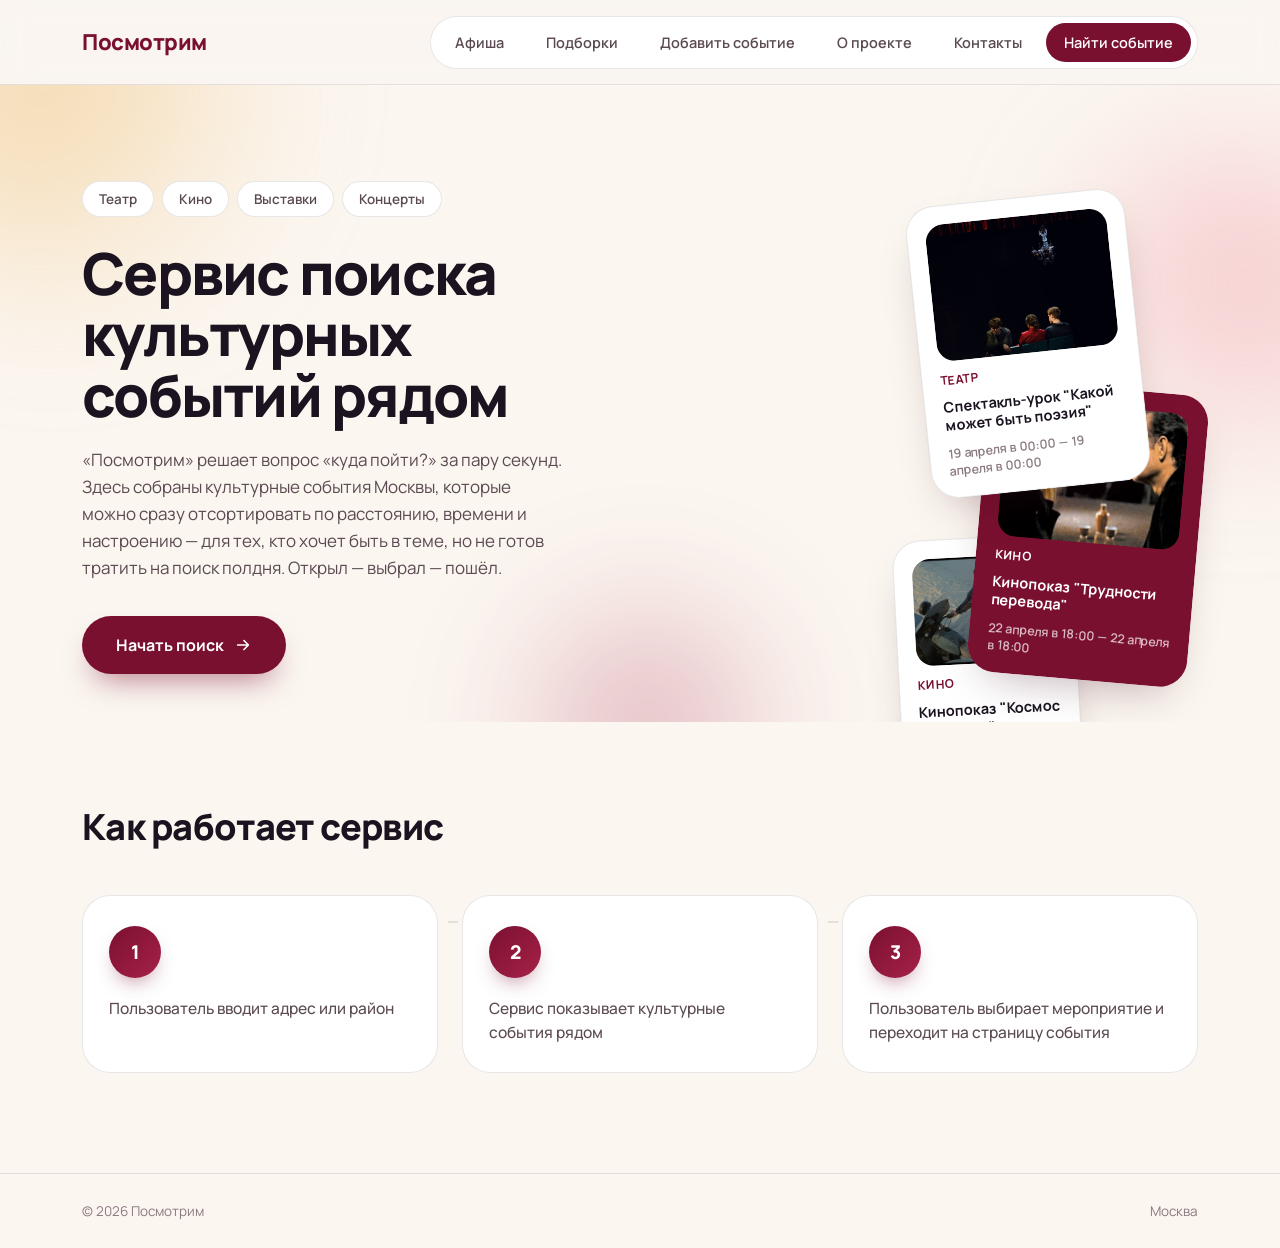
<file: index.html>
<!DOCTYPE html>
<html lang="ru">
<head>
    <meta charset="UTF-8">
    <meta name="viewport" content="width=device-width, initial-scale=1.0">
    <title>Посмотрим — сервис поиска культурных событий</title>
    <link rel="stylesheet" href="styles.css">
    <script src="events.js" defer></script>
    <script src="data.js" defer></script>
</head>
<body>
    <header>
        <div class="container">
            <div class="logo">Посмотрим</div>
            <nav>
                <a href="afisha.html">Афиша</a>
                <a href="collections.html">Подборки</a>
                <a href="add-event.html">Добавить событие</a>
                <a href="about.html">О проекте</a>
                <a href="contacts.html">Контакты</a>
                <a href="afisha.html" class="nav-cta">Найти событие</a>
            </nav>
        </div>
    </header>

    <main>
        <section class="hero">
            <div class="blob-field">
                <div class="blob blob--1"></div>
                <div class="blob blob--2"></div>
                <div class="blob blob--3"></div>
            </div>

            <div class="container">
                <div class="hero-copy">
                    <div class="eyebrow-chips">
                        <span class="chip">Театр</span>
                        <span class="chip">Кино</span>
                        <span class="chip">Выставки</span>
                        <span class="chip">Концерты</span>
                    </div>

                    <h1>Сервис поиска культурных событий рядом</h1>

                    <p class="description">
                        «Посмотрим» решает вопрос «куда пойти?» за пару секунд. Здесь собраны
                        культурные события Москвы, которые можно сразу отсортировать по расстоянию,
                        времени и настроению — для тех, кто хочет быть в теме, но не готов тратить
                        на поиск полдня. Открыл — выбрал — пошёл.
                    </p>

                    <div class="search-box">
                        <a href="afisha.html" class="btn-large">
                            Начать поиск
                            <svg width="18" height="18" viewBox="0 0 20 20" fill="none">
                                <path d="M4 10h12M11 5l5 5-5 5" stroke="#fff" stroke-width="1.8" stroke-linecap="round" stroke-linejoin="round"/>
                            </svg>
                        </a>
                    </div>
                </div>

                <!-- Карточки заполняются случайными событиями скриптом home-events.js -->
                <div class="card-stack">
                    <a class="floating-card card--theatre" href="afisha.html"></a>
                    <a class="floating-card card--film" href="afisha.html"></a>
                    <a class="floating-card card--music" href="afisha.html"></a>
                </div>
            </div>
        </section>

        <section class="how-it-works">
            <div class="container">
                <h2>Как работает сервис</h2>
                <div class="steps">
                    <div class="step">
                        <div class="step-number">1</div>
                        <p>Пользователь вводит адрес или район</p>
                    </div>
                    <div class="step">
                        <div class="step-number">2</div>
                        <p>Сервис показывает культурные события рядом</p>
                    </div>
                    <div class="step">
                        <div class="step-number">3</div>
                        <p>Пользователь выбирает мероприятие и переходит на страницу события</p>
                    </div>
                </div>
            </div>
        </section>
    </main>

    <footer>
        <div class="container">
            <span>© 2026 Посмотрим</span>
            <span>Москва</span>
        </div>
    </footer>
</body>
</html>
</file>
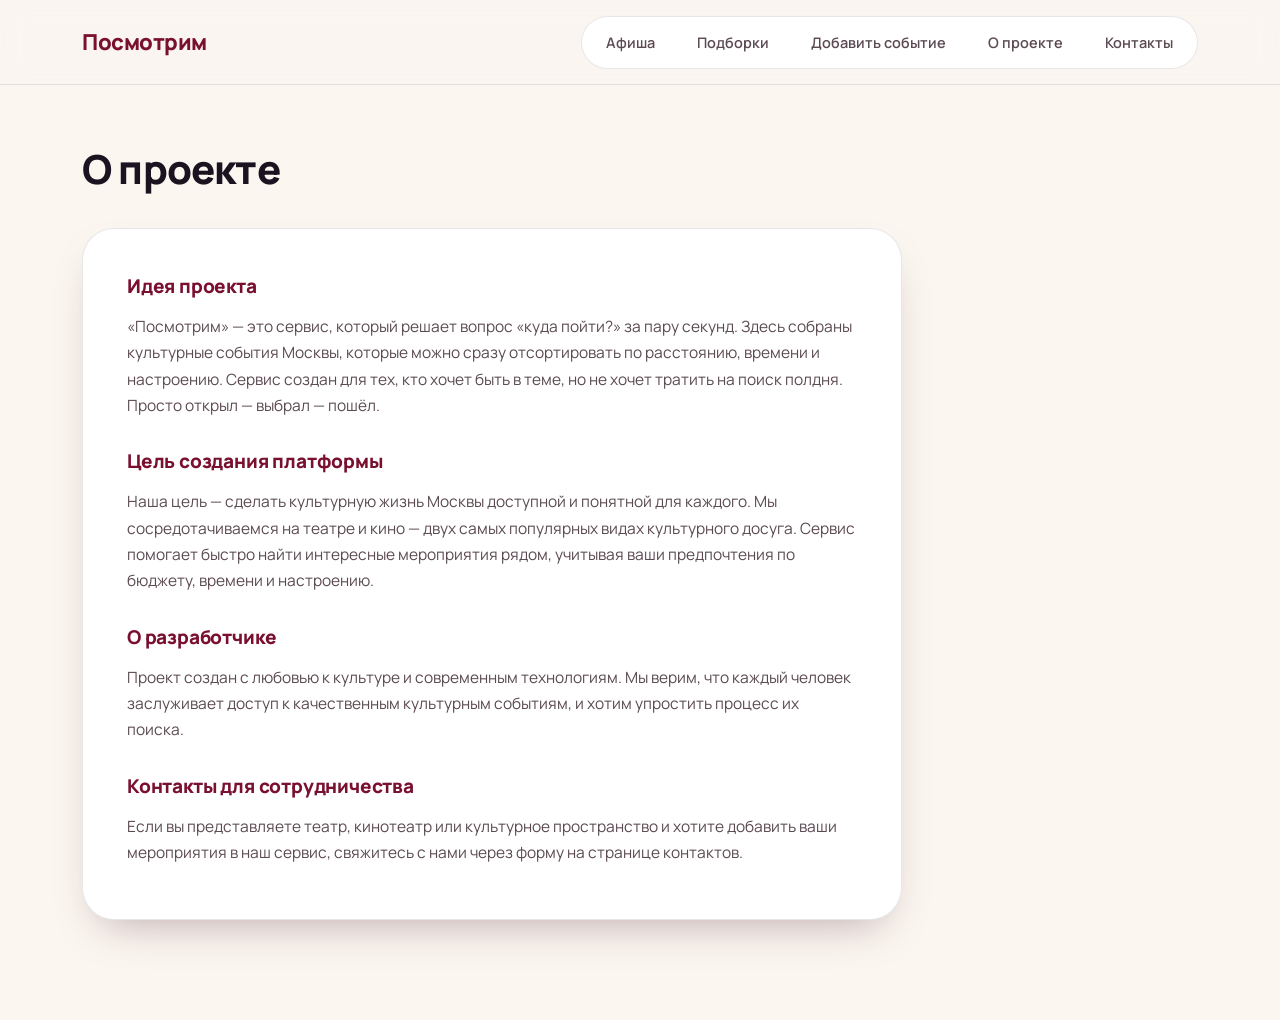
<file: about.html>
<!DOCTYPE html>
<html lang="ru">
<head>
    <meta charset="UTF-8">
    <meta name="viewport" content="width=device-width, initial-scale=1.0">
    <title>О проекте — Посмотрим</title>
    <link rel="stylesheet" href="styles.css">
    <script src="events.js"></script>
    <script src="data.js"></script>
</head>
<body>
    <header>
        <div class="container">
            <div class="logo"><a href="index.html">Посмотрим</a></div>
            <nav>
                <a href="afisha.html">Афиша</a>
                <a href="collections.html">Подборки</a>
                <a href="add-event.html">Добавить событие</a>
                <a href="about.html">О проекте</a>
                <a href="contacts.html">Контакты</a>
            </nav>
        </div>
    </header>

    <main class="page-content">
        <div class="container">
            <h2>О проекте</h2>
            
            <div class="event-detail">
                <h3>Идея проекта</h3>
                <p class="description">
                    «Посмотрим» — это сервис, который решает вопрос «куда пойти?» за пару секунд. 
                    Здесь собраны культурные события Москвы, которые можно сразу отсортировать по расстоянию, времени и настроению.
                    Сервис создан для тех, кто хочет быть в теме, но не хочет тратить на поиск полдня. Просто открыл — выбрал — пошёл.
                </p>

                <h3>Цель создания платформы</h3>
                <p class="description">
                    Наша цель — сделать культурную жизнь Москвы доступной и понятной для каждого. 
                    Мы сосредотачиваемся на театре и кино — двух самых популярных видах культурного досуга. 
                    Сервис помогает быстро найти интересные мероприятия рядом, учитывая ваши предпочтения по бюджету, времени и настроению.
                </p>

                <h3>О разработчике</h3>
                <p class="description">
                    Проект создан с любовью к культуре и современным технологиям. 
                    Мы верим, что каждый человек заслуживает доступ к качественным культурным событиям, 
                    и хотим упростить процесс их поиска.
                </p>

                <h3>Контакты для сотрудничества</h3>
                <p class="description">
                    Если вы представляете театр, кинотеатр или культурное пространство и хотите добавить ваши мероприятия в наш сервис, 
                    свяжитесь с нами через форму на странице контактов.
                </p>
            </div>
        </div>
    </main>
</body>
</html>
</file>
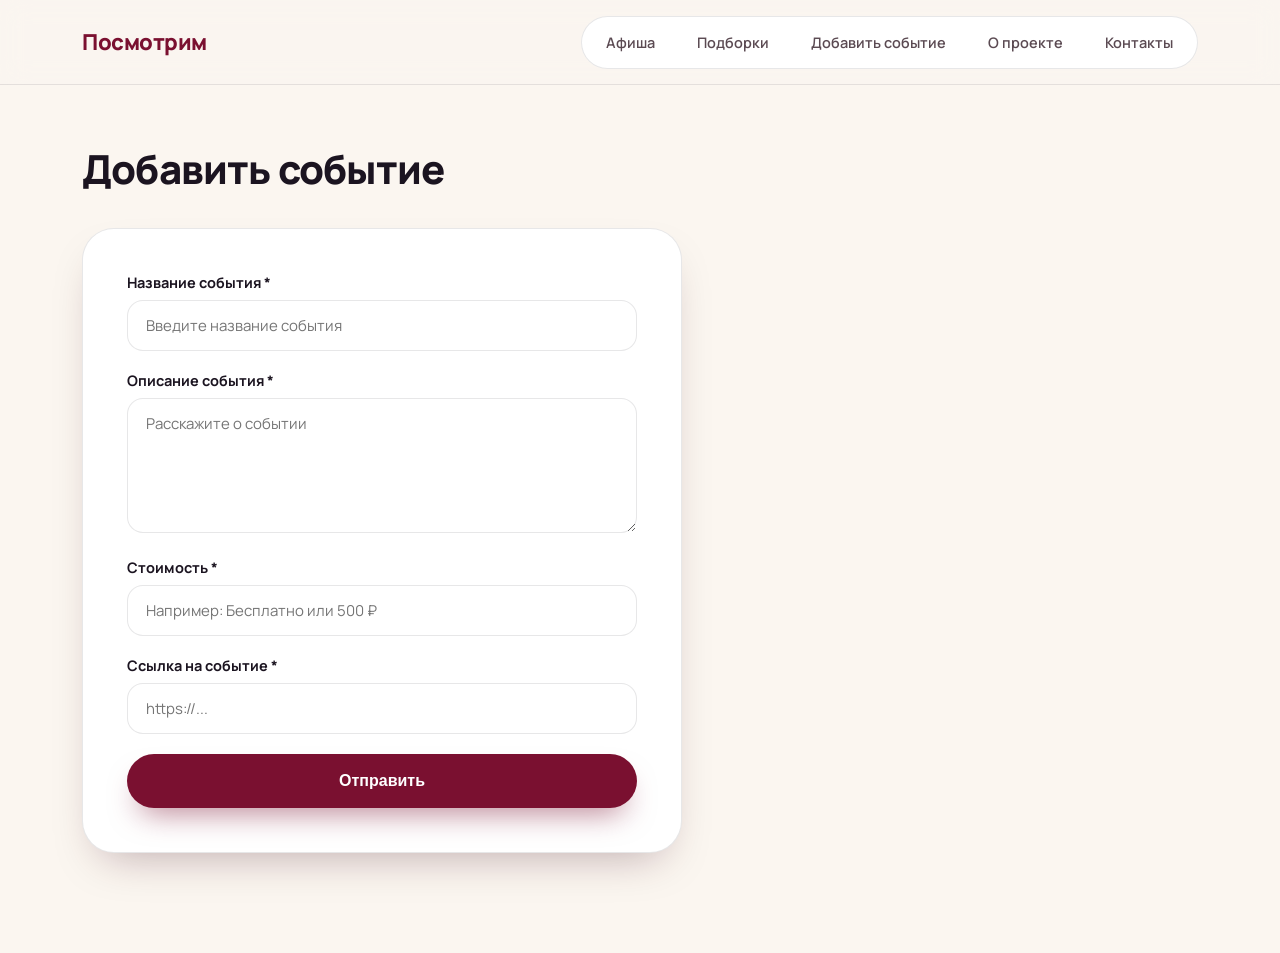
<file: add-event.html>
<!DOCTYPE html>
<html lang="ru">
<head>
    <meta charset="UTF-8">
    <meta name="viewport" content="width=device-width, initial-scale=1.0">
    <title>Добавить событие — Посмотрим</title>
    <link rel="stylesheet" href="styles.css">
    <script src="events.js"></script>
    <script src="data.js"></script>
</head>
<body>
    <header>
        <div class="container">
            <div class="logo"><a href="index.html">Посмотрим</a></div>
            <nav>
                <a href="afisha.html">Афиша</a>
                <a href="collections.html">Подборки</a>
                <a href="add-event.html">Добавить событие</a>
                <a href="about.html">О проекте</a>
                <a href="contacts.html">Контакты</a>
            </nav>
        </div>
    </header>

    <main class="page-content">
        <div class="container">
            <h2>Добавить событие</h2>

            <form id="event-form" class="event-form">
                <div class="form-group">
                    <label>Название события *</label>
                    <input type="text" id="event-name" placeholder="Введите название события" required>
                </div>

                <div class="form-group">
                    <label>Описание события *</label>
                    <textarea id="event-description" rows="5" placeholder="Расскажите о событии" required></textarea>
                </div>

                <div class="form-group">
                    <label>Стоимость *</label>
                    <input type="text" id="event-price" placeholder="Например: Бесплатно или 500 ₽" required>
                </div>

                <div class="form-group">
                    <label>Ссылка на событие *</label>
                    <input type="url" id="event-link" placeholder="https://..." required>
                </div>

                <button type="submit" id="event-submit" class="btn-large" style="width: 100%; justify-content: center;">Отправить</button>
                <p id="event-error" style="display: none; color: #c0392b; margin-top: 10px;"></p>
            </form>

            <div id="success-message" style="display: none; margin-top: 20px; text-align: center;">
                <p>Спасибо! Событие отправлено на рассмотрение.</p>
                <a href="afisha.html" class="btn-small">Перейти к афише</a>
            </div>
        </div>
    </main>

    <script>
        // ============================================================
        // НАСТРОЙКА GOOGLE ФОРМЫ
        // Ссылка формы должна заканчиваться на /formResponse
        // (не /viewform!). ID полей — это entry.XXXXXXXXXX.
        // Создайте отдельную Google форму с 4 полями и вставьте
        // её ссылку и ID полей сюда.
        // ============================================================
        const GOOGLE_FORM_URL = 'https://docs.google.com/forms/d/e/1FAIpQLSdwC3BRMzwsMLv66lUU4Md9jqnfAQkEouGrT9sS17fgqbLYLA/formResponse';

        const GOOGLE_ENTRIES = {
            name:        'entry.1243189086',  // Название события
            description: 'entry.204608571',  // Описание события
            price:       'entry.94990756',  // Стоимость
            link:        'entry.1394662758'   // Ссылка на событие
        };

        document.addEventListener('DOMContentLoaded', function() {
            const form = document.getElementById('event-form');
            const submitBtn = document.getElementById('event-submit');
            const errorEl = document.getElementById('event-error');
            const successEl = document.getElementById('success-message');

            form.addEventListener('submit', async function(e) {
                e.preventDefault();
                errorEl.style.display = 'none';

                if (GOOGLE_FORM_URL.indexOf('ВАШ_ID_ФОРМЫ') !== -1 || GOOGLE_ENTRIES.name.indexOf('entry.000000000') === 0) {
                    errorEl.textContent = 'Форма ещё не подключена: укажите GOOGLE_FORM_URL и GOOGLE_ENTRIES в коде страницы.';
                    errorEl.style.display = 'block';
                    return;
                }

                const originalText = submitBtn.textContent;
                submitBtn.disabled = true;
                submitBtn.textContent = 'Отправка...';

                const body = new URLSearchParams();
                body.append(GOOGLE_ENTRIES.name, document.getElementById('event-name').value);
                body.append(GOOGLE_ENTRIES.description, document.getElementById('event-description').value);
                body.append(GOOGLE_ENTRIES.price, document.getElementById('event-price').value);
                body.append(GOOGLE_ENTRIES.link, document.getElementById('event-link').value);

                try {
                    // no-cors: браузер не покажет ответ Google, но данные отправятся
                    await fetch(GOOGLE_FORM_URL, {
                        method: 'POST',
                        mode: 'no-cors',
                        headers: { 'Content-Type': 'application/x-www-form-urlencoded' },
                        body: body.toString()
                    });
                    form.style.display = 'none';
                    successEl.style.display = 'block';
                } catch (err) {
                    errorEl.textContent = 'Не удалось отправить событие. Проверьте соединение и попробуйте ещё раз.';
                    errorEl.style.display = 'block';
                    submitBtn.disabled = false;
                    submitBtn.textContent = originalText;
                }
            });
        });
    </script>
</body>
</html>
</file>
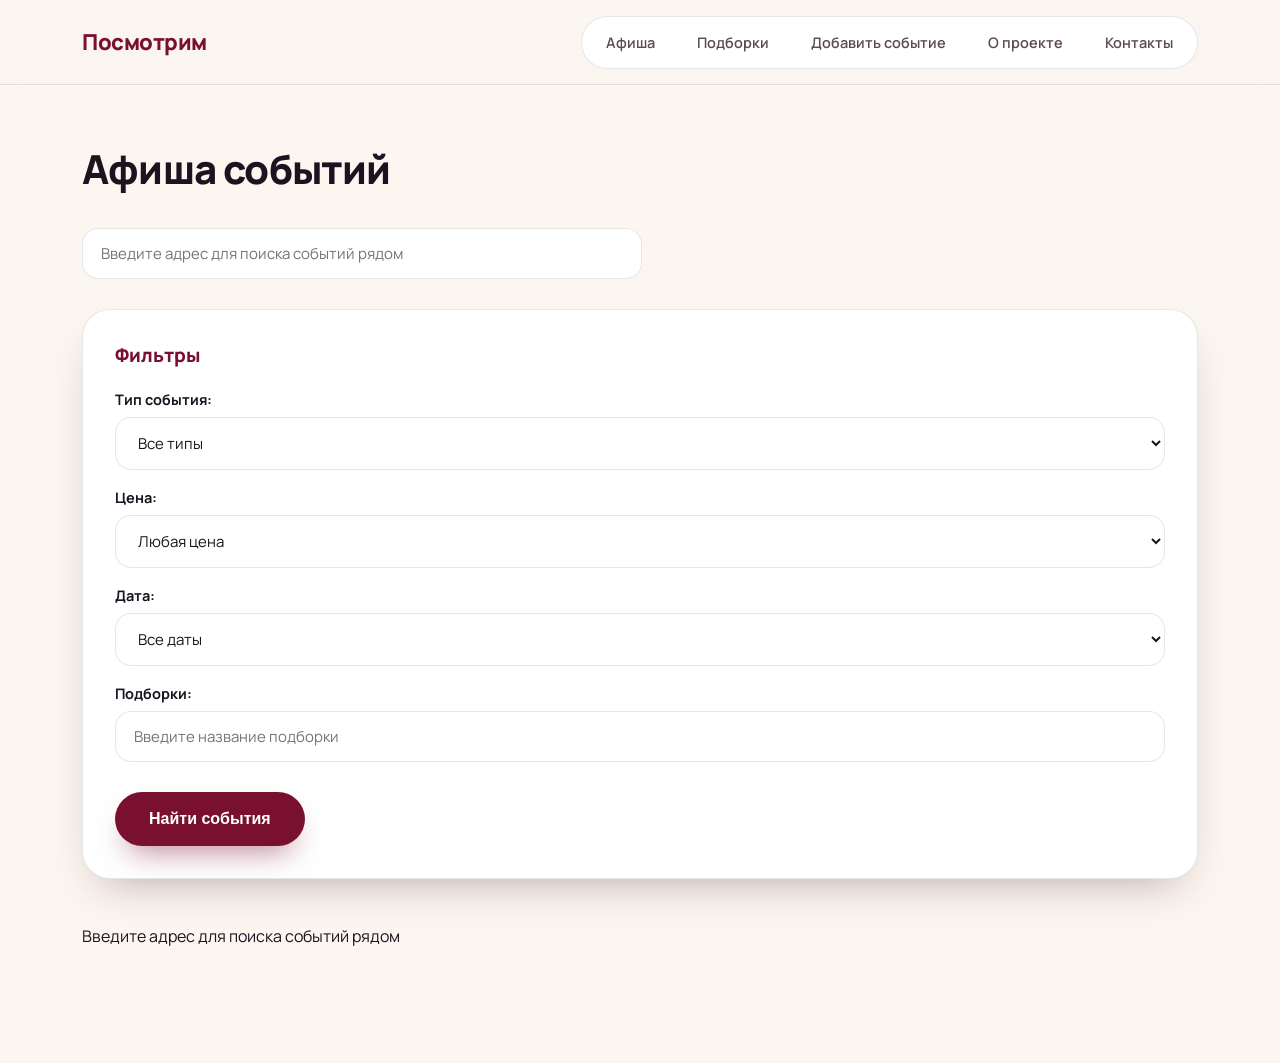
<file: afisha.html>
<!DOCTYPE html>
<html lang="ru">
<head>
    <meta charset="UTF-8">
    <meta name="viewport" content="width=device-width, initial-scale=1.0">
    <title>Афиша — Посмотрим</title>
    <link rel="stylesheet" href="styles.css">
    <script src="events.js"></script>
    <script src="data.js"></script>
</head>
<body>
    <header>
        <div class="container">
            <div class="logo"><a href="index.html">Посмотрим</a></div>
            <nav>
                <a href="afisha.html">Афиша</a>
                <a href="collections.html">Подборки</a>
                <a href="add-event.html">Добавить событие</a>
                <a href="about.html">О проекте</a>
                <a href="contacts.html">Контакты</a>
            </nav>
        </div>
    </header>

    <main class="page-content">
        <div class="container">
            <h2>Афиша событий</h2>
            
            <div class="field-row">
                <input type="text" id="address-input" placeholder="Введите адрес для поиска событий рядом">
            </div>

            <div class="filters">
                <h3>Фильтры</h3>
                <div class="filter-group">
                    <label>Тип события:</label>
                    <select id="filter-type">
                        <option value="">Все типы</option>
                        <option value="theater">Театр</option>
                        <option value="cinema">Кино</option>
                        <option value="lecture">Лекции</option>
                        <option value="exhibition">Выставки</option>
                        <option value="public-talk">Паблик-токи</option>
                        <option value="other">Другое</option>
                    </select>
                </div>
                <div class="filter-group">
                    <label>Цена:</label>
                    <select id="filter-price">
                        <option value="">Любая цена</option>
                        <option value="free">Бесплатные</option>
                        <option value="0-500">до 500 ₽</option>
                        <option value="500-1000">500 - 1000 ₽</option>
                        <option value="1000-2000">1000 - 2000 ₽</option>
                        <option value="2000+">от 2000 ₽</option>
                    </select>
                </div>
                <div class="filter-group">
                    <label>Дата:</label>
                    <select id="filter-date-type">
                        <option value="">Все даты</option>
                        <option value="today">Сегодня</option>
                        <option value="week">В течение недели</option>
                        <option value="month">В течение месяца</option>
                        <option value="custom">Другая дата</option>
                    </select>
                    <input type="date" id="filter-date-custom" style="display: none; margin-top: 5px;">
                </div>
                <div class="filter-group">
                    <label>Подборки:</label>
                    <input type="text" id="collection-input" placeholder="Введите название подборки" autocomplete="off">
                    <div id="collection-suggestions" class="collection-suggestions" style="display: none;"></div>
                    <div id="selected-collections" style="display: flex; flex-wrap: wrap; gap: 5px; margin-top: 10px;"></div>
                </div>
                <button id="search-button" class="btn-large" style="margin-top: 20px;">Найти события</button>
            </div>

            <div class="events-grid" id="events-container">
                <p>Введите адрес для поиска событий рядом</p>
            </div>
        </div>
    </main>

    <script>
        let currentEvents = [];
        let currentSort = 'distance';

        document.addEventListener('DOMContentLoaded', function() {
            const searchButton = document.getElementById('search-button');
            const addressInput = document.getElementById('address-input');
            const eventsContainer = document.getElementById('events-container');
            
            const filterType = document.getElementById('filter-type');
            const filterPrice = document.getElementById('filter-price');
            const filterDateType = document.getElementById('filter-date-type');
            const filterDateCustom = document.getElementById('filter-date-custom');
            const collectionInput = document.getElementById('collection-input');
            const collectionSuggestions = document.getElementById('collection-suggestions');
            const selectedCollectionsDiv = document.getElementById('selected-collections');
            
            let selectedCollections = [];
            let debounceTimer;

            // Показать/скрыть поле ввода даты при выборе "Другая дата"
            filterDateType.addEventListener('change', function() {
                if (this.value === 'custom') {
                    filterDateCustom.style.display = 'block';
                } else {
                    filterDateCustom.style.display = 'none';
                }
                applyFiltersAndSort();
            });

            filterDateCustom.addEventListener('change', applyFiltersAndSort);

            // Автокомплит подборок
            collectionInput.addEventListener('input', function() {
                const query = collectionInput.value.trim();
                
                clearTimeout(debounceTimer);
                
                if (query.length < 2) {
                    collectionSuggestions.style.display = 'none';
                    return;
                }
                
                debounceTimer = setTimeout(function() {
                    const suggestions = getCollectionSuggestions(query);
                    
                    if (suggestions.length > 0) {
                        collectionSuggestions.innerHTML = suggestions.map(s => 
                            `<div class="suggestion-item" data-id="${s.id}" data-name="${s.name}">${s.name}</div>`
                        ).join('');
                        collectionSuggestions.style.display = 'block';
                    } else {
                        collectionSuggestions.style.display = 'none';
                    }
                }, 300);
            });

            // Выбор подсказки
            collectionSuggestions.addEventListener('click', function(e) {
                if (e.target.classList.contains('suggestion-item')) {
                    const collectionId = e.target.dataset.id;
                    const collectionName = e.target.dataset.name;
                    
                    if (!selectedCollections.find(c => c.id === collectionId)) {
                        selectedCollections.push({ id: collectionId, name: collectionName });
                        updateSelectedCollections();
                        applyFiltersAndSort();
                    }
                    
                    collectionInput.value = '';
                    collectionSuggestions.style.display = 'none';
                }
            });

            // Добавление по Enter
            collectionInput.addEventListener('keypress', function(e) {
                if (e.key === 'Enter') {
                    e.preventDefault();
                    const suggestions = collectionSuggestions.querySelectorAll('.suggestion-item');
                    if (suggestions.length > 0) {
                        suggestions[0].click();
                    }
                }
            });

            // Скрытие подсказок при клике вне
            document.addEventListener('click', function(e) {
                if (!e.target.closest('.filter-group')) {
                    collectionSuggestions.style.display = 'none';
                }
            });

            // Обновление отображения выбранных подборок
            function updateSelectedCollections() {
                selectedCollectionsDiv.innerHTML = selectedCollections.map(c => `
                    <div class="collection-tag">
                        ${c.name}
                        <span class="remove-btn" data-id="${c.id}">×</span>
                    </div>
                `).join('');
                
                // Обработка удаления
                selectedCollectionsDiv.querySelectorAll('.remove-btn').forEach(btn => {
                    btn.addEventListener('click', function() {
                        const id = this.dataset.id;
                        selectedCollections = selectedCollections.filter(c => c.id !== id);
                        updateSelectedCollections();
                        applyFiltersAndSort();
                    });
                });
            }

            searchButton.addEventListener('click', async function() {
                const address = addressInput.value.trim();
                
                if (!address) {
                    alert('Пожалуйста, введите адрес');
                    return;
                }

                searchButton.disabled = true;
                searchButton.textContent = 'Поиск...';
                eventsContainer.innerHTML = '<p>Ищем события рядом...</p>';

                try {
                    currentEvents = await findNearestEvents(address, 10, 50);
                    applyFiltersAndSort();
                } catch (error) {
                    console.error('Ошибка поиска:', error);
                    eventsContainer.innerHTML = '<p>Произошла ошибка при поиске. Попробуйте позже.</p>';
                }

                searchButton.disabled = false;
                searchButton.textContent = 'Найти события';
            });

            addressInput.addEventListener('keypress', function(e) {
                if (e.key === 'Enter') {
                    searchButton.click();
                }
            });

            // Фильтры
            [filterType, filterPrice].forEach(filter => {
                filter.addEventListener('change', applyFiltersAndSort);
            });

            function applyFiltersAndSort() {
                let filtered = [...currentEvents];

                // Фильтр по типу
                if (filterType.value) {
                    filtered = filtered.filter(event => event.type === filterType.value);
                }

                // Фильтр по цене
                if (filterPrice.value) {
                    if (filterPrice.value === 'free') {
                        filtered = filtered.filter(event => event.price === 0);
                    } else if (filterPrice.value === '0-500') {
                        filtered = filtered.filter(event => event.price > 0 && event.price <= 500);
                    } else if (filterPrice.value === '500-1000') {
                        filtered = filtered.filter(event => event.price > 500 && event.price <= 1000);
                    } else if (filterPrice.value === '1000-2000') {
                        filtered = filtered.filter(event => event.price > 1000 && event.price <= 2000);
                    } else if (filterPrice.value === '2000+') {
                        filtered = filtered.filter(event => event.price > 2000);
                    }
                }

                // Фильтр по дате
                if (filterDateType.value) {
                    const today = new Date();
                    today.setHours(0, 0, 0, 0);
                    
                    if (filterDateType.value === 'today') {
                        filtered = filtered.filter(event => {
                            const eventDate = new Date(event.start_date);
                            eventDate.setHours(0, 0, 0, 0);
                            return eventDate.getTime() === today.getTime();
                        });
                    } else if (filterDateType.value === 'week') {
                        const weekLater = new Date(today);
                        weekLater.setDate(weekLater.getDate() + 7);
                        filtered = filtered.filter(event => {
                            const eventDate = new Date(event.start_date);
                            eventDate.setHours(0, 0, 0, 0);
                            return eventDate >= today && eventDate <= weekLater;
                        });
                    } else if (filterDateType.value === 'month') {
                        const monthLater = new Date(today);
                        monthLater.setMonth(monthLater.getMonth() + 1);
                        filtered = filtered.filter(event => {
                            const eventDate = new Date(event.start_date);
                            eventDate.setHours(0, 0, 0, 0);
                            return eventDate >= today && eventDate <= monthLater;
                        });
                    } else if (filterDateType.value === 'custom' && filterDateCustom.value) {
                        const customDate = new Date(filterDateCustom.value);
                        customDate.setHours(0, 0, 0, 0);
                        filtered = filtered.filter(event => {
                            const eventDate = new Date(event.start_date);
                            eventDate.setHours(0, 0, 0, 0);
                            return eventDate.getTime() === customDate.getTime();
                        });
                    }
                }

                // Фильтр по подборкам (если подборки не выбраны, ищем во всех событиях)
                if (selectedCollections.length > 0) {
                    filtered = filtered.filter(event => {
                        if (!event.collections) return false;
                        return selectedCollections.some(collection => event.collections.includes(collection.id));
                    });
                }

                // Сортировка по расстоянию
                filtered.sort((a, b) => a.distance - b.distance);

                displayEvents(filtered);
            }

            function displayEvents(events) {
                if (events.length === 0) {
                    eventsContainer.innerHTML = '<p>Событий не найдено</p>';
                    return;
                }

                eventsContainer.innerHTML = events.map(event => `
                    <div class="event-card">
                        ${renderEventCardPhoto(event)}
                        <h3>${event.name}</h3>
                        <p><strong>Тип:</strong> ${getEventTypeName(event.type)}</p>
                        <p><strong>Адрес:</strong> ${event.address}</p>
                        <p><strong>Дата:</strong> ${formatDate(event.start_date, event.end_date)}</p>
                        <p><strong>Расстояние:</strong> ${event.distance.toFixed(1)} км</p>
                        <p><strong>Цена:</strong> ${formatPrice(event.price)}</p>
                        <a href="event.html?id=${event.id}&address=${encodeURIComponent(addressInput.value)}" class="btn-small">Подробнее</a>
                    </div>
                `).join('');
            }
        });
    </script>
</body>
</html>
</file>
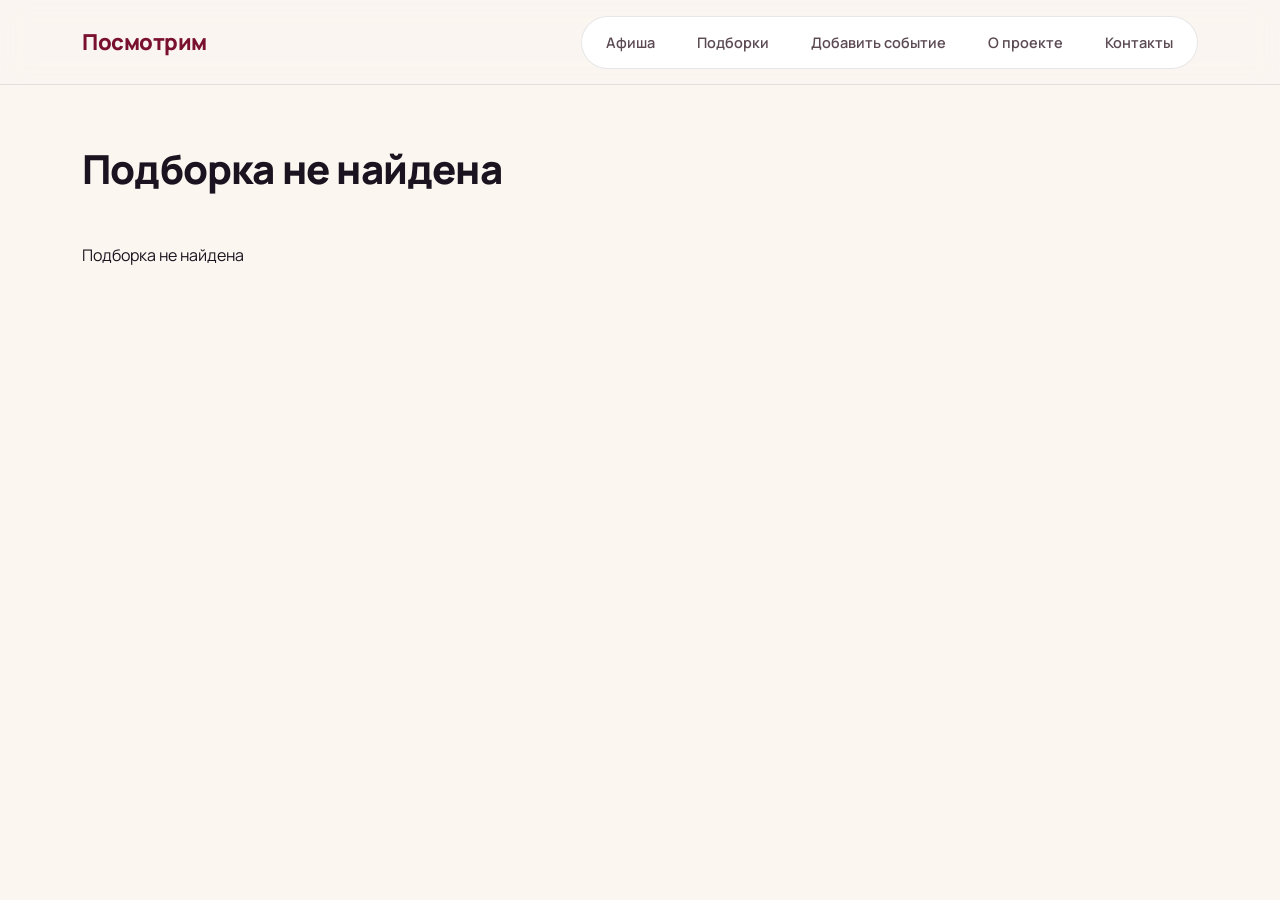
<file: collection.html>
<!DOCTYPE html>
<html lang="ru">
<head>
    <meta charset="UTF-8">
    <meta name="viewport" content="width=device-width, initial-scale=1.0">
    <title>Подборка — Посмотрим</title>
    <link rel="stylesheet" href="styles.css">
    <script src="events.js"></script>
    <script src="data.js"></script>
</head>
<body>
    <header>
        <div class="container">
            <div class="logo"><a href="index.html">Посмотрим</a></div>
            <nav>
                <a href="afisha.html">Афиша</a>
                <a href="collections.html">Подборки</a>
                <a href="add-event.html">Добавить событие</a>
                <a href="about.html">О проекте</a>
                <a href="contacts.html">Контакты</a>
            </nav>
        </div>
    </header>

    <main class="page-content">
        <div class="container">
            <h2 id="collection-title">Подборка</h2>
            <p id="collection-description"></p>
            
            <div class="events-grid" id="events-container">
                <p>Загрузка...</p>
            </div>
        </div>
    </main>

    <script>
        document.addEventListener('DOMContentLoaded', function() {
            const urlParams = new URLSearchParams(window.location.search);
            const collectionId = urlParams.get('id');
            
            const collection = collections.find(c => c.id === collectionId);
            
            if (!collection) {
                document.getElementById('collection-title').textContent = 'Подборка не найдена';
                document.getElementById('events-container').innerHTML = '<p>Подборка не найдена</p>';
                return;
            }
            
            document.title = `${collection.name} — Посмотрим`;
            document.getElementById('collection-title').textContent = collection.name;
            document.getElementById('collection-description').textContent = collection.description;
            
            // Filter events by collection
            const collectionEvents = events.filter(event => 
                event.collections && event.collections.includes(collectionId)
            );
            
            if (collectionEvents.length === 0) {
                document.getElementById('events-container').innerHTML = '<p>В этой подборке пока нет событий</p>';
                return;
            }
            
            document.getElementById('events-container').innerHTML = collectionEvents.map(event => `
                <div class="event-card">
                    ${renderEventCardPhoto(event)}
                    <h3>${event.name}</h3>
                    <p><strong>Тип:</strong> ${getEventTypeName(event.type)}</p>
                    <p><strong>Адрес:</strong> ${event.address}</p>
                    <p><strong>Дата:</strong> ${formatDate(event.start_date, event.end_date)}</p>
                    <p><strong>Цена:</strong> ${formatPrice(event.price)}</p>
                    <a href="event.html?id=${event.id}" class="btn-small">Подробнее</a>
                </div>
            `).join('');
        });
    </script>
</body>
</html>
</file>
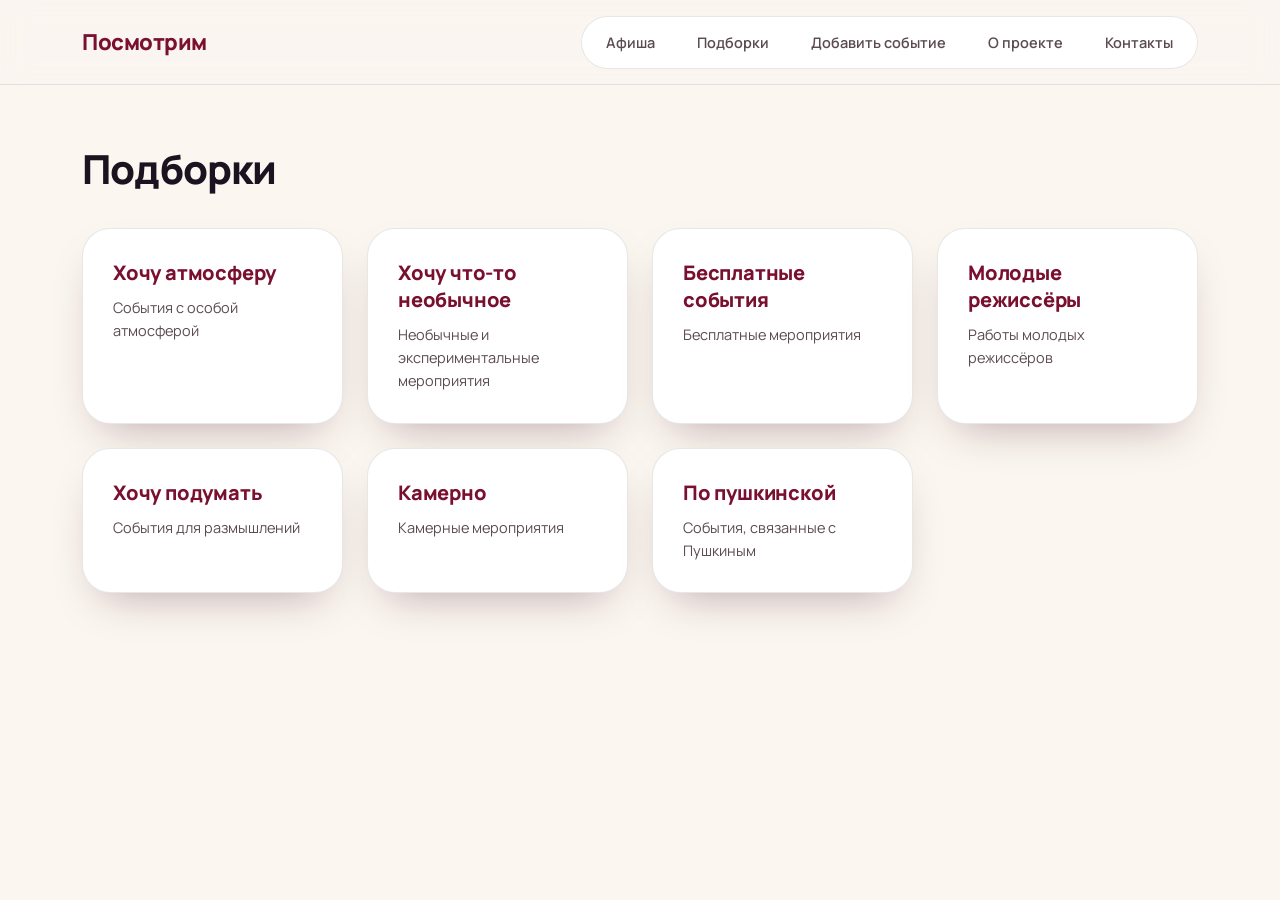
<file: collections.html>
<!DOCTYPE html>
<html lang="ru">
<head>
    <meta charset="UTF-8">
    <meta name="viewport" content="width=device-width, initial-scale=1.0">
    <title>Подборки — Посмотрим</title>
    <link rel="stylesheet" href="styles.css">
    <script src="events.js"></script>
    <script src="data.js"></script>
</head>
<body>
    <header>
        <div class="container">
            <div class="logo"><a href="index.html">Посмотрим</a></div>
            <nav>
                <a href="afisha.html">Афиша</a>
                <a href="collections.html">Подборки</a>
                <a href="add-event.html">Добавить событие</a>
                <a href="about.html">О проекте</a>
                <a href="contacts.html">Контакты</a>
            </nav>
        </div>
    </header>

    <main class="page-content">
        <div class="container">
            <h2>Подборки</h2>
            
            <div class="collection-grid" id="collection-grid">
                <!-- Collections will be loaded dynamically -->
            </div>
        </div>
    </main>

    <script>
        document.addEventListener('DOMContentLoaded', function() {
            const collectionGrid = document.getElementById('collection-grid');
            
            collectionGrid.innerHTML = collections.map(collection => `
                <a href="collection.html?id=${collection.id}" class="collection-card">
                    <h3>${collection.name}</h3>
                    <p>${collection.description}</p>
                </a>
            `).join('');
        });
    </script>
</body>
</html>
</file>
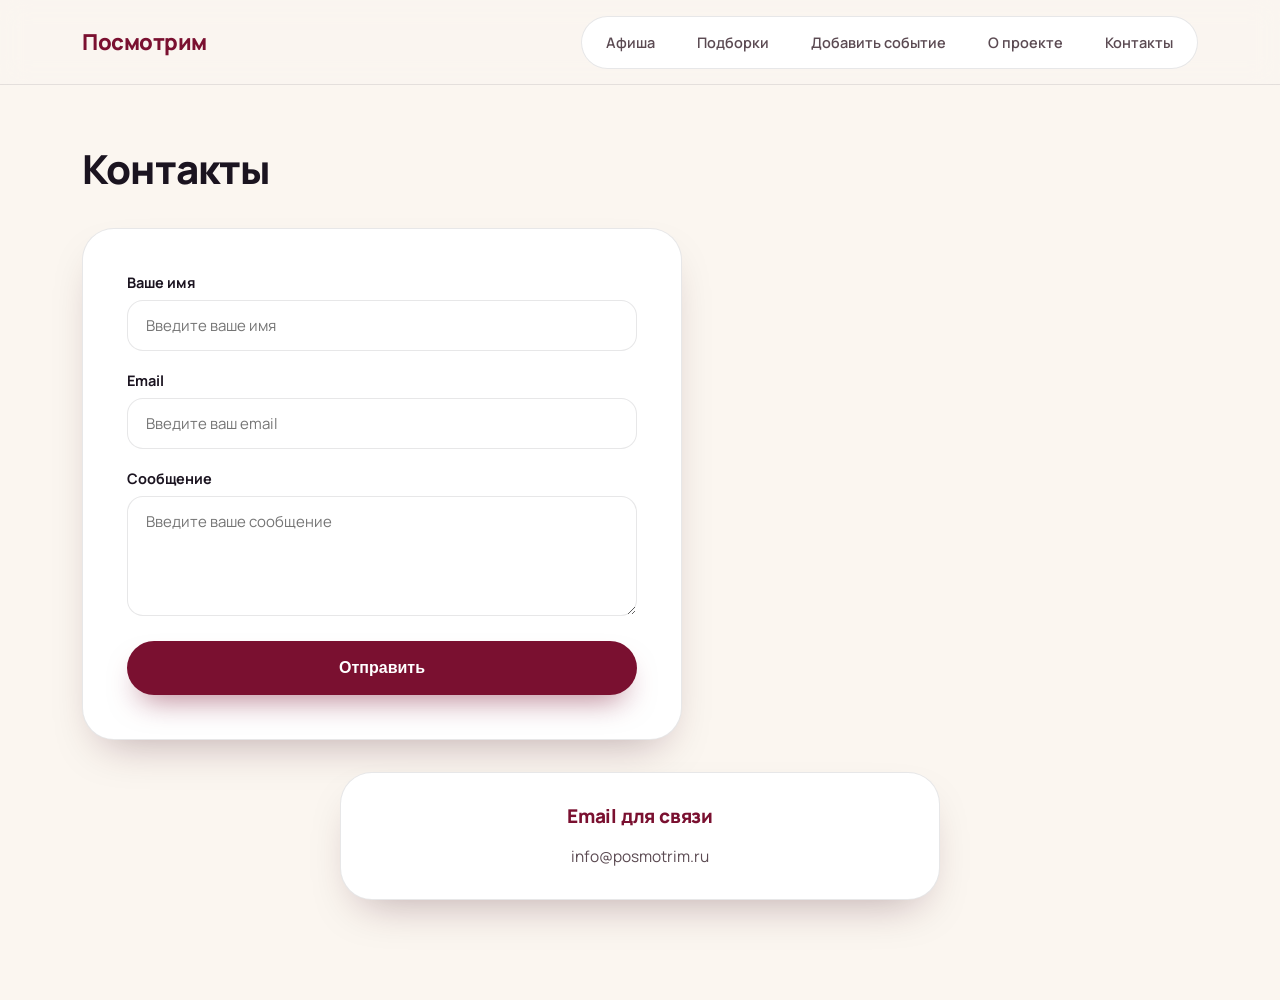
<file: contacts.html>
<!DOCTYPE html>
<html lang="ru">
<head>
    <meta charset="UTF-8">
    <meta name="viewport" content="width=device-width, initial-scale=1.0">
    <title>Контакты — Посмотрим</title>
    <link rel="stylesheet" href="styles.css">
    <script src="events.js"></script>
    <script src="data.js"></script>
</head>
<body>
    <header>
        <div class="container">
            <div class="logo"><a href="index.html">Посмотрим</a></div>
            <nav>
                <a href="afisha.html">Афиша</a>
                <a href="collections.html">Подборки</a>
                <a href="add-event.html">Добавить событие</a>
                <a href="about.html">О проекте</a>
                <a href="contacts.html">Контакты</a>
            </nav>
        </div>
    </header>

    <main class="page-content">
        <div class="container">
            <h2>Контакты</h2>

            <form id="contact-form" class="contact-form">
                <div class="form-group">
                    <label>Ваше имя</label>
                    <input type="text" id="contact-name" placeholder="Введите ваше имя" required>
                </div>
                <div class="form-group">
                    <label>Email</label>
                    <input type="email" id="contact-email" placeholder="Введите ваш email" required>
                </div>
                <div class="form-group">
                    <label>Сообщение</label>
                    <textarea id="contact-message" placeholder="Введите ваше сообщение" required></textarea>
                </div>
                <button type="submit" id="contact-submit" class="btn-large" style="width: 100%; justify-content: center;">Отправить</button>
                <p id="contact-error" style="display: none; color: #c0392b; margin-top: 10px;"></p>
            </form>

            <div id="contact-success" style="display: none; margin-top: 20px; text-align: center;">
                <p>Спасибо! Ваше сообщение отправлено.</p>
            </div>

            <div class="event-detail" style="margin: 32px auto 0; max-width: 600px; text-align: center; padding: 30px;">
                <h3 style="margin-top: 0;">Email для связи</h3>
                <p class="description" style="margin: 0;">info@posmotrim.ru</p>
            </div>
        </div>
    </main>

    <script>
        // ============================================================
        // НАСТРОЙКА GOOGLE ФОРМЫ
        // Ссылка формы должна заканчиваться на /formResponse
        // (не /viewform!). ID полей — это entry.XXXXXXXXXX.
        // ============================================================
        const GOOGLE_FORM_URL = 'https://docs.google.com/forms/d/e/1FAIpQLScWv-XGV37W81wZS63SeNrzBq-NZwEQs7CmErjPHRvfZBBfIg/formResponse';

        const GOOGLE_ENTRIES = {
            name:    'entry.562910610',
            email:   'entry.1945329252',
            message: 'entry.146289893'
        };

        document.addEventListener('DOMContentLoaded', function() {
            const form = document.getElementById('contact-form');
            const submitBtn = document.getElementById('contact-submit');
            const errorEl = document.getElementById('contact-error');
            const successEl = document.getElementById('contact-success');

            form.addEventListener('submit', async function(e) {
                e.preventDefault();
                errorEl.style.display = 'none';

                if (GOOGLE_FORM_URL.indexOf('ВАШ_ID_ФОРМЫ') !== -1 || GOOGLE_ENTRIES.name.indexOf('entry.000000000') === 0) {
                    errorEl.textContent = 'Форма ещё не подключена: укажите GOOGLE_FORM_URL и GOOGLE_ENTRIES в коде страницы.';
                    errorEl.style.display = 'block';
                    return;
                }

                const originalText = submitBtn.textContent;
                submitBtn.disabled = true;
                submitBtn.textContent = 'Отправка...';

                const body = new URLSearchParams();
                body.append(GOOGLE_ENTRIES.name, document.getElementById('contact-name').value);
                body.append(GOOGLE_ENTRIES.email, document.getElementById('contact-email').value);
                body.append(GOOGLE_ENTRIES.message, document.getElementById('contact-message').value);

                try {
                    // no-cors: браузер не покажет ответ Google, но данные отправятся
                    await fetch(GOOGLE_FORM_URL, {
                        method: 'POST',
                        mode: 'no-cors',
                        headers: { 'Content-Type': 'application/x-www-form-urlencoded' },
                        body: body.toString()
                    });
                    form.style.display = 'none';
                    successEl.style.display = 'block';
                } catch (err) {
                    errorEl.textContent = 'Не удалось отправить сообщение. Проверьте соединение и попробуйте ещё раз.';
                    errorEl.style.display = 'block';
                    submitBtn.disabled = false;
                    submitBtn.textContent = originalText;
                }
            });
        });
    </script>
</body>
</html>
</file>
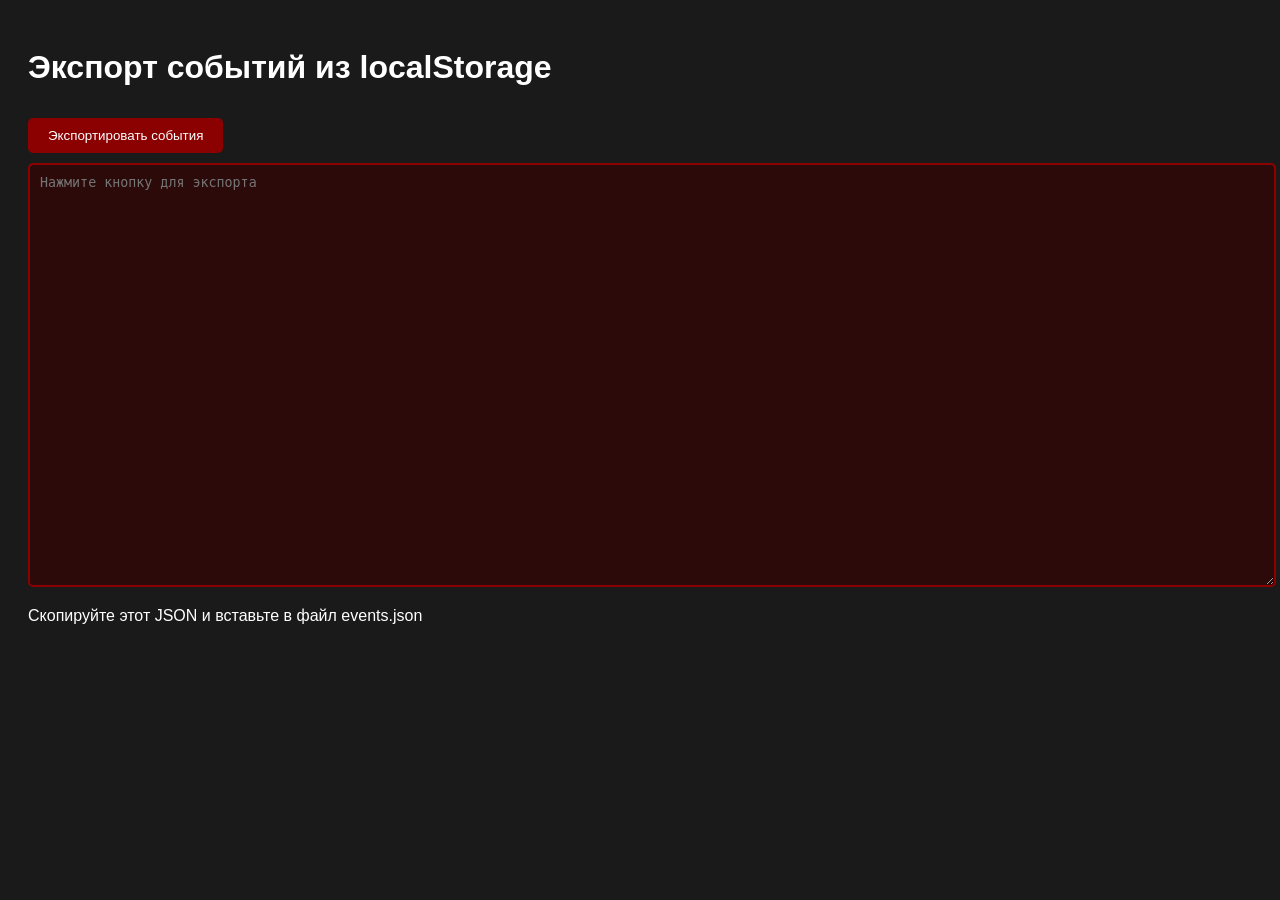
<file: export-events.html>
<!DOCTYPE html>
<html lang="ru">
<head>
    <meta charset="UTF-8">
    <meta name="viewport" content="width=device-width, initial-scale=1.0">
    <title>Экспорт событий — Посмотрим</title>
    <style>
        body {
            font-family: Arial, sans-serif;
            background-color: #1a1a1a;
            color: white;
            padding: 20px;
        }
        textarea {
            width: 100%;
            height: 400px;
            background-color: #2d0a0a;
            color: white;
            border: 2px solid #8b0000;
            padding: 10px;
            border-radius: 5px;
            font-family: monospace;
        }
        button {
            background-color: #8b0000;
            color: white;
            padding: 10px 20px;
            border: none;
            border-radius: 5px;
            cursor: pointer;
            margin: 10px 0;
        }
        button:hover {
            background-color: #ff0000;
        }
    </style>
</head>
<body>
    <h1>Экспорт событий из localStorage</h1>
    <button onclick="exportEvents()">Экспортировать события</button>
    <textarea id="json-output" readonly placeholder="Нажмите кнопку для экспорта"></textarea>
    <p>Скопируйте этот JSON и вставьте в файл events.json</p>

    <script>
        function exportEvents() {
            const savedEvents = localStorage.getItem('events');
            if (savedEvents) {
                document.getElementById('json-output').value = savedEvents;
            } else {
                document.getElementById('json-output').value = '[]';
                alert('В localStorage нет событий');
            }
        }
    </script>
</body>
</html>
</file>
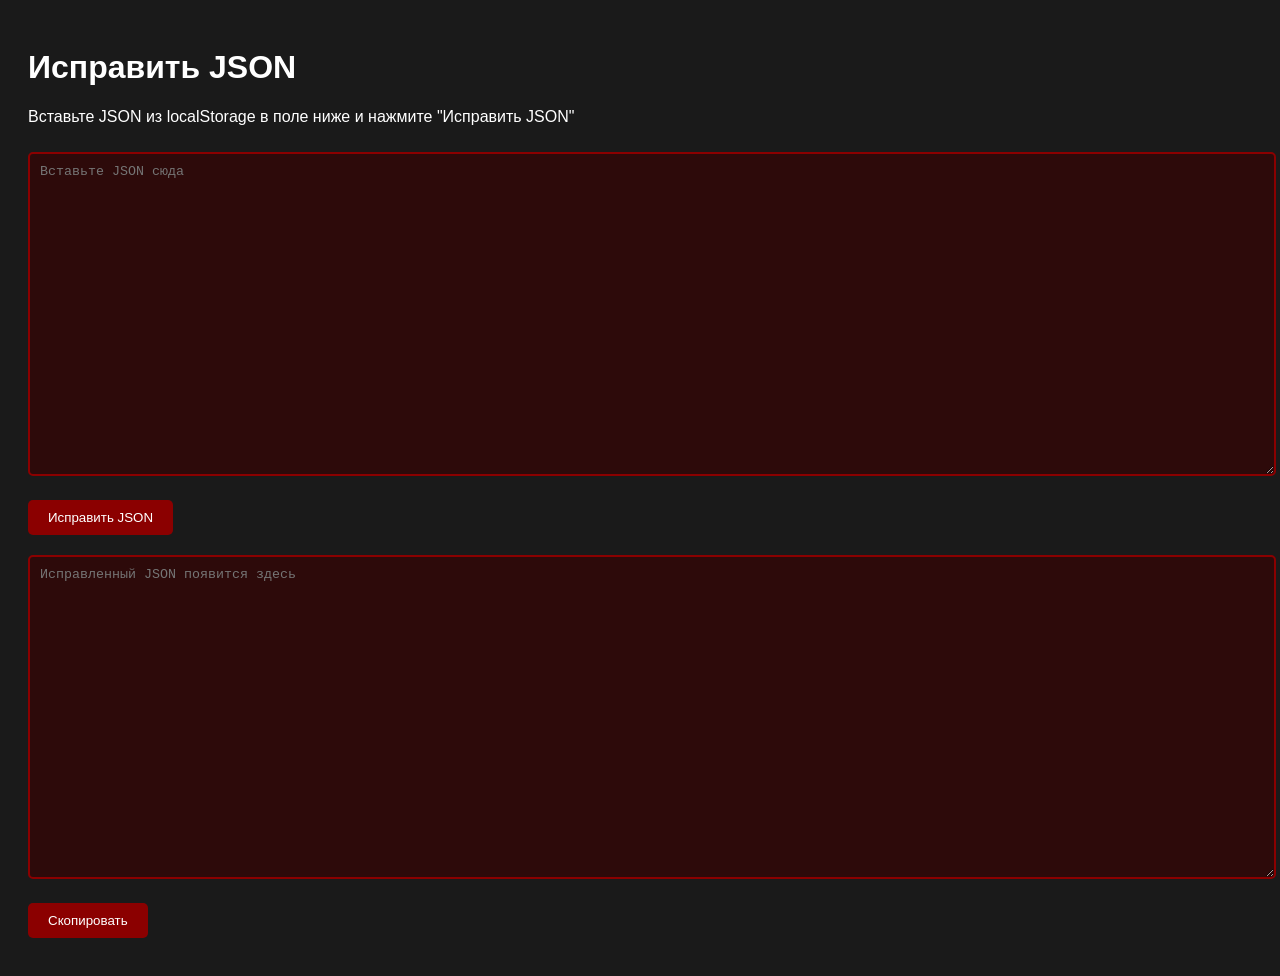
<file: fix-json.html>
<!DOCTYPE html>
<html lang="ru">
<head>
    <meta charset="UTF-8">
    <meta name="viewport" content="width=device-width, initial-scale=1.0">
    <title>Исправить JSON — Посмотрим</title>
    <style>
        body {
            font-family: Arial, sans-serif;
            background-color: #1a1a1a;
            color: white;
            padding: 20px;
        }
        textarea {
            width: 100%;
            height: 300px;
            background-color: #2d0a0a;
            color: white;
            border: 2px solid #8b0000;
            padding: 10px;
            border-radius: 5px;
            font-family: monospace;
            margin: 10px 0;
        }
        button {
            background-color: #8b0000;
            color: white;
            padding: 10px 20px;
            border: none;
            border-radius: 5px;
            cursor: pointer;
            margin: 10px 0;
        }
        button:hover {
            background-color: #ff0000;
        }
        .success {
            color: #00ff00;
            margin: 10px 0;
        }
        .error {
            color: #ff0000;
            margin: 10px 0;
        }
    </style>
</head>
<body>
    <h1>Исправить JSON</h1>
    <p>Вставьте JSON из localStorage в поле ниже и нажмите "Исправить JSON"</p>
    
    <textarea id="input-json" placeholder="Вставьте JSON сюда"></textarea>
    <button onclick="fixJSON()">Исправить JSON</button>
    
    <div id="result"></div>
    
    <textarea id="output-json" readonly placeholder="Исправленный JSON появится здесь"></textarea>
    <button onclick="copyToClipboard()">Скопировать</button>
    
    <script>
        function fixJSON() {
            const input = document.getElementById('input-json').value;
            const resultDiv = document.getElementById('result');
            const output = document.getElementById('output-json');
            
            try {
                // Экранируем кавычки внутри строковых значений
                let fixed = input;
                
                // Заменяем кавычки внутри значений на экранированные
                // Это регулярное выражение находит кавычки внутри строковых значений
                fixed = fixed.replace(/"([^"]*)"([^"]*)"([^"]*)"/g, function(match, p1, p2, p3) {
                    // Если это не конец строки, экранируем внутренние кавычки
                    if (p2) {
                        return `"${p1}\\"${p2}\\"${p3}"`;
                    }
                    return match;
                });
                
                // Более простой подход: заменяем все " внутри значений на \"
                // Сначала находим все пары ключ-значение
                fixed = fixed.replace(/:"([^"]*)"/g, function(match, value) {
                    // Экранируем кавычки внутри значения
                    const escapedValue = value.replace(/"/g, '\\"');
                    return `:"${escapedValue}"`;
                });
                
                output.value = fixed;
                resultDiv.innerHTML = '<p class="success">Кавычки экранированы!</p>';
            } catch (error) {
                resultDiv.innerHTML = `<p class="error">Ошибка: ${error.message}</p>`;
                output.value = '';
            }
        }
        
        function copyToClipboard() {
            const output = document.getElementById('output-json');
            output.select();
            document.execCommand('copy');
            alert('Скопировано!');
        }
    </script>
</body>
</html>
</file>
<file: styles.css>
/* ============================================================
   Посмотрим — базовые стили в духе референса (iду):
   жирный Manrope, градиентные «кляксы», pill-кнопки,
   плавающие скруглённые карточки.
   ============================================================ */

@import url('https://fonts.googleapis.com/css2?family=Manrope:wght@400;500;600;700;800&display=swap');

:root{
  --maroon-900:#3B0A1D;
  --maroon-700:#7A1030;
  --maroon-600:#93163B;
  --maroon-500:#A62148;
  --gold-400:#E8A33D;
  --gold-300:#F0C27A;
  --blush-300:#F2A6B0;
  --cream-50:#FBF6F0;
  --cream-100:#F3ECE3;
  --ink-900:#1B1420;
  --ink-600:#5B4A52;
  --ink-400:#8B7A82;
  --line:rgba(27,20,32,0.1);

  --radius-lg:40px;
  --radius-pill:999px;
  --shadow-card:0 20px 45px -20px rgba(59,10,29,0.35);
}

*{ box-sizing:border-box; }

html{ scroll-behavior:smooth; }

body{
  margin:0;
  font-family:'Manrope', system-ui, sans-serif;
  background:var(--cream-50);
  color:var(--ink-900);
  -webkit-font-smoothing:antialiased;
}

a{ color:inherit; text-decoration:none; }

.container{
  max-width:1180px;
  margin:0 auto;
  padding:0 32px;
}

/* ---------- decorative gradient blobs ---------- */
.blob-field{
  position:absolute;
  inset:0;
  overflow:hidden;
  z-index:0;
  pointer-events:none;
}
.blob{
  position:absolute;
  border-radius:50%;
  filter:blur(60px);
  opacity:0.6;
}
.blob--1{
  width:420px; height:420px;
  background:radial-gradient(circle at 30% 30%, var(--gold-300), transparent 70%);
  top:-140px; left:-100px;
  animation:drift-a 22s ease-in-out infinite;
}
.blob--2{
  width:380px; height:380px;
  background:radial-gradient(circle at 60% 40%, var(--blush-300), transparent 70%);
  top:40px; right:-120px;
  animation:drift-b 26s ease-in-out infinite;
}
.blob--3{
  width:320px; height:320px;
  background:radial-gradient(circle at 50% 50%, var(--maroon-500), transparent 72%);
  bottom:-160px; left:38%;
  opacity:0.35;
  animation:drift-c 30s ease-in-out infinite;
}

@keyframes drift-a{
  0%,100%{ transform:translate(0,0) scale(1); }
  50%{ transform:translate(30px,40px) scale(1.08); }
}
@keyframes drift-b{
  0%,100%{ transform:translate(0,0) scale(1); }
  50%{ transform:translate(-40px,20px) scale(1.05); }
}
@keyframes drift-c{
  0%,100%{ transform:translate(-50%,0) scale(1); }
  50%{ transform:translate(-46%,-25px) scale(1.1); }
}

@media (prefers-reduced-motion: reduce){
  .blob{ animation:none !important; }
}

/* ---------- header ---------- */
header{
  position:sticky;
  top:0;
  z-index:20;
  background:rgba(251,246,240,0.8);
  backdrop-filter:blur(14px);
  border-bottom:1px solid var(--line);
}
header .container{
  display:flex;
  align-items:center;
  justify-content:space-between;
  height:84px;
}
.logo{
  font-size:22px;
  font-weight:800;
  letter-spacing:-0.02em;
  color:var(--maroon-700);
}
nav{
  display:flex;
  align-items:center;
  gap:6px;
  background:#fff;
  border:1px solid var(--line);
  border-radius:var(--radius-pill);
  padding:6px;
}
nav a{
  font-size:14.5px;
  font-weight:600;
  color:var(--ink-600);
  padding:10px 18px;
  border-radius:var(--radius-pill);
  transition:background 0.2s ease, color 0.2s ease;
  white-space:nowrap;
}
nav a:hover{
  background:var(--cream-100);
  color:var(--ink-900);
}
nav a.nav-cta{
  background:var(--maroon-700);
  color:#fff;
}
nav a.nav-cta:hover{
  background:var(--maroon-600);
  color:#fff;
}

/* ---------- burger button (виден только на телефонах) ---------- */
.burger{
  display:none;
  width:46px;
  height:46px;
  padding:0;
  background:#fff;
  border:1px solid var(--line);
  border-radius:50%;
  cursor:pointer;
  flex-direction:column;
  align-items:center;
  justify-content:center;
  gap:5px;
  color:var(--maroon-700);
}
.burger span{
  display:block;
  width:20px;
  height:2px;
  border-radius:2px;
  background:currentColor;
  transition:transform 0.25s ease, opacity 0.2s ease;
}
.burger.is-open span:nth-child(1){ transform:translateY(7px) rotate(45deg); }
.burger.is-open span:nth-child(2){ opacity:0; }
.burger.is-open span:nth-child(3){ transform:translateY(-7px) rotate(-45deg); }

/* mobile: меню прячется за кнопкой-бургером справа сверху */
@media (max-width:820px){
  .burger{ display:flex; }

  header nav{
    display:none;
    position:fixed;
    left:16px;
    right:16px;
    top:92px; /* точное значение выставляет menu.js */
    z-index:30;
    flex-direction:column;
    align-items:stretch;
    gap:4px;
    padding:12px;
    border-radius:28px;
    box-shadow:var(--shadow-card);
  }
  header nav.is-open{ display:flex; }

  header nav a,
  header nav a:not(.nav-cta){
    display:block;
    padding:14px 18px;
    font-size:16px;
  }
  header nav a.nav-cta{
    margin-top:6px;
    text-align:center;
  }
}

/* ---------- buttons ---------- */
.btn-large{
  display:inline-flex;
  align-items:center;
  gap:10px;
  background:var(--maroon-700);
  color:#fff;
  font-weight:700;
  font-size:16px;
  padding:18px 34px;
  border-radius:var(--radius-pill);
  border:none;
  cursor:pointer;
  box-shadow:0 16px 30px -12px rgba(122,16,48,0.55);
  transition:transform 0.2s ease, box-shadow 0.2s ease, background 0.2s ease;
}
.btn-large:hover{
  background:var(--maroon-600);
  transform:translateY(-2px);
  box-shadow:0 20px 36px -12px rgba(122,16,48,0.6);
}
.btn-large svg{ flex-shrink:0; }

/* ---------- hero ---------- */
.hero{
  position:relative;
  padding:96px 0 48px;
  overflow:hidden;
}
.hero .container{
  position:relative;
  z-index:2;
  display:grid;
  grid-template-columns:1fr 420px;
  gap:40px;
  align-items:center;
}
.hero-copy{ max-width:560px; }

.eyebrow-chips{
  display:flex;
  flex-wrap:wrap;
  gap:8px;
  margin-bottom:26px;
}
.chip{
  font-size:13.5px;
  font-weight:600;
  padding:8px 16px;
  border-radius:var(--radius-pill);
  background:#fff;
  border:1px solid var(--line);
  color:var(--ink-600);
}

.hero h1{
  font-size:clamp(34px, 4.6vw, 58px);
  font-weight:800;
  line-height:1.05;
  letter-spacing:-0.03em;
  margin:0 0 20px;
  color:var(--ink-900);
}

.hero .description{
  font-size:17px;
  line-height:1.6;
  color:var(--ink-600);
  margin:0 0 34px;
  max-width:480px;
}

.search-box{ display:flex; }

/* floating event cards */
.card-stack{
  position:relative;
  height:460px;
}
.floating-card{
  position:absolute;
  width:220px;
  border-radius:28px;
  background:#fff;
  border:1px solid var(--line);
  box-shadow:var(--shadow-card);
  padding:18px;
  display:flex;
  flex-direction:column;
  gap:10px;
}
.floating-card .icon-tile{
  width:100%;
  aspect-ratio:4/3;
  border-radius:18px;
  display:flex;
  align-items:center;
  justify-content:center;
}
.floating-card .icon-tile svg{ width:44px; height:44px; }
.floating-card .tag{
  font-size:12px;
  font-weight:700;
  text-transform:uppercase;
  letter-spacing:0.04em;
}
.floating-card .title{
  font-size:14.5px;
  font-weight:700;
  line-height:1.3;
}
.floating-card .meta{
  font-size:12.5px;
  color:var(--ink-400);
  font-weight:600;
}

.card--theatre{
  top:0; right:60px;
  transform:rotate(-6deg);
  z-index:3;
}
.card--theatre .icon-tile{ background:linear-gradient(135deg,#F2A6B0,#E8A33D); }

.card--film{
  top:190px; right:0;
  transform:rotate(5deg);
  z-index:2;
}
.card--film .icon-tile{ background:linear-gradient(135deg,#7A1030,#A62148); }
.card--film .tag, .card--film .title{ color:#fff; }
.card--film{ background:var(--maroon-700); border-color:transparent; }
.card--film .meta{ color:rgba(255,255,255,0.7); }

.card--music{
  top:340px; right:120px;
  transform:rotate(-3deg);
  z-index:1;
  width:180px;
}
.card--music .icon-tile{ background:linear-gradient(135deg,#E8A33D,#F0C27A); }

@media (max-width:900px){
  .hero .container{ grid-template-columns:1fr; }
  .card-stack{ display:none; }
}

/* ---------- how it works ---------- */
.how-it-works{
  padding:80px 0 100px;
  position:relative;
}
.how-it-works h2{
  font-size:clamp(26px, 3vw, 36px);
  font-weight:800;
  letter-spacing:-0.02em;
  margin:0 0 44px;
}
.steps{
  display:grid;
  grid-template-columns:repeat(3, 1fr);
  gap:24px;
  position:relative;
}
.steps::before{
  content:"";
  position:absolute;
  top:26px;
  left:calc(100%/6);
  right:calc(100%/6);
  height:2px;
  background-image:linear-gradient(to right, var(--line) 0 10px, transparent 10px 20px);
  background-size:20px 2px;
  z-index:0;
}
.step{
  position:relative;
  z-index:1;
  background:#fff;
  border:1px solid var(--line);
  border-radius:28px;
  padding:30px 26px 28px;
}
.step-number{
  width:52px;
  height:52px;
  border-radius:50%;
  background:linear-gradient(135deg, var(--maroon-700), var(--maroon-500));
  color:#fff;
  font-weight:800;
  font-size:19px;
  display:flex;
  align-items:center;
  justify-content:center;
  margin-bottom:18px;
  box-shadow:0 10px 20px -8px rgba(122,16,48,0.5);
}
.step p{
  margin:0;
  font-size:15.5px;
  line-height:1.55;
  color:var(--ink-600);
  font-weight:500;
}

@media (max-width:800px){
  .steps{ grid-template-columns:1fr; }
  .steps::before{ display:none; }
}

/* ---------- footer ---------- */
footer{
  border-top:1px solid var(--line);
  padding:28px 0;
}
footer .container{
  display:flex;
  justify-content:space-between;
  align-items:center;
  font-size:13.5px;
  color:var(--ink-400);
}

/* ============================================================
   Внутренние страницы (Афиша, Подборки, Событие, Формы и т.д.)
   ============================================================ */

.page-content{
  padding:56px 0 100px;
}
.page-content h2{
  font-size:clamp(28px, 3.4vw, 40px);
  font-weight:800;
  letter-spacing:-0.02em;
  margin:0 0 32px;
  color:var(--ink-900);
}

/* ---------- generic inputs / selects / textareas ---------- */
input[type="text"],
input[type="email"],
input[type="number"],
input[type="url"],
input[type="date"],
input[type="datetime-local"],
select,
textarea{
  width:100%;
  padding:14px 18px;
  border:1px solid var(--line);
  background:#fff;
  color:var(--ink-900);
  border-radius:16px;
  font-family:inherit;
  font-size:15px;
  box-sizing:border-box;
  transition:border-color 0.2s ease, box-shadow 0.2s ease;
}
input:focus,
select:focus,
textarea:focus{
  outline:none;
  border-color:var(--maroon-700);
  box-shadow:0 0 0 3px rgba(122,16,48,0.12);
}
textarea{ resize:vertical; min-height:120px; }

.form-group{ margin-bottom:20px; }
.form-group label{
  display:block;
  margin-bottom:8px;
  font-weight:700;
  font-size:14.5px;
  color:var(--ink-900);
}
.form-group small{ display:block; margin-top:6px; color:var(--ink-400); font-size:12.5px; }

/* ---------- pill buttons (small / buy) ---------- */
.btn-small,
.btn-buy{
  display:inline-flex;
  align-items:center;
  gap:8px;
  background:var(--maroon-700);
  color:#fff;
  font-weight:700;
  border:none;
  border-radius:var(--radius-pill);
  cursor:pointer;
  text-align:center;
  transition:transform 0.2s ease, box-shadow 0.2s ease, background 0.2s ease;
}
.btn-small{
  padding:11px 22px;
  font-size:14px;
  box-shadow:0 10px 20px -10px rgba(122,16,48,0.5);
}
.btn-small:hover{ background:var(--maroon-600); transform:translateY(-1px); }

.btn-buy{
  padding:18px 34px;
  font-size:16px;
  margin-top:28px;
  box-shadow:0 16px 30px -12px rgba(122,16,48,0.55);
}
.btn-buy:hover{ background:var(--maroon-600); transform:translateY(-2px); }

/* ---------- events grid / event card ---------- */
.events-grid{
  display:grid;
  grid-template-columns:repeat(auto-fill, minmax(280px, 1fr));
  gap:24px;
  margin-top:30px;
}
.event-card{
  display:flex;
  flex-direction:column;
  background:#fff;
  border:1px solid var(--line);
  border-radius:28px;
  padding:22px;
  box-shadow:var(--shadow-card);
  transition:transform 0.2s ease, box-shadow 0.2s ease;
}
.event-card:hover{
  transform:translateY(-4px);
  box-shadow:0 26px 50px -18px rgba(59,10,29,0.4);
}
.event-card-photo{
  width:100%;
  height:190px;
  border-radius:18px;
  margin-bottom:16px;
  overflow:hidden;
  background:var(--cream-100);
  display:flex;
  align-items:center;
  justify-content:center;
  flex-shrink:0;
}
.event-card-photo img{
  width:100%;
  height:100%;
  object-fit:cover;
  display:block;
}
.event-card-photo--placeholder svg{
  width:42px;
  height:42px;
  opacity:0.35;
}
.event-card h3{
  margin:0 0 10px;
  font-size:19px;
  font-weight:800;
  letter-spacing:-0.01em;
  color:var(--ink-900);
}
.event-card p{
  margin:0 0 6px;
  font-size:14px;
  line-height:1.55;
  color:var(--ink-600);
}
.event-card p strong{ color:var(--ink-900); }
.event-card .btn-small{ margin-top:14px; align-self:flex-start; }

/* ---------- collections ---------- */
.collection-grid{
  display:grid;
  grid-template-columns:repeat(auto-fill, minmax(260px, 1fr));
  gap:24px;
  margin-top:30px;
}
.collection-card{
  display:block;
  background:#fff;
  border:1px solid var(--line);
  border-radius:28px;
  padding:30px;
  box-shadow:var(--shadow-card);
  transition:transform 0.2s ease, box-shadow 0.2s ease;
}
.collection-card:hover{
  transform:translateY(-4px);
  box-shadow:0 26px 50px -18px rgba(59,10,29,0.4);
}
.collection-card h3{
  margin:0 0 10px;
  font-size:20px;
  font-weight:800;
  letter-spacing:-0.01em;
  color:var(--maroon-700);
}
.collection-card p{
  margin:0;
  font-size:14.5px;
  line-height:1.6;
  color:var(--ink-600);
}

/* ---------- event detail / about ---------- */
.event-detail{
  background:#fff;
  border:1px solid var(--line);
  border-radius:32px;
  padding:44px;
  max-width:820px;
  box-shadow:var(--shadow-card);
}
.event-detail img{
  width:100%;
  max-height:400px;
  object-fit:cover;
  border-radius:22px;
  margin-bottom:24px;
}
.event-detail h1{
  font-size:clamp(26px, 3.4vw, 38px);
  font-weight:800;
  letter-spacing:-0.03em;
  margin:0 0 18px;
  color:var(--ink-900);
}
.event-detail h3{
  font-size:19px;
  font-weight:800;
  letter-spacing:-0.01em;
  color:var(--maroon-700);
  margin:30px 0 14px;
}
.event-detail h3:first-child{ margin-top:0; }
.event-detail .description,
.event-detail p{
  font-size:15.5px;
  line-height:1.7;
  color:var(--ink-600);
  margin:0 0 10px;
}
.event-detail .info{
  font-size:15px;
  color:var(--ink-600);
  margin:0 0 8px;
}
.event-detail .info strong{ color:var(--ink-900); }
.event-detail .price{
  display:inline-block;
  margin:10px 0 22px;
  padding:10px 20px;
  background:var(--cream-100);
  border-radius:var(--radius-pill);
  font-weight:700;
  font-size:15px;
  color:var(--maroon-700);
}

.map-container{ margin-top:36px; }
.map-container h3{ margin-bottom:16px; }
.map-container #map,
#map{
  border-radius:24px !important;
  overflow:hidden;
}
.map-container input[type="text"]{
  width:auto;
  display:inline-block;
}

/* ---------- contact form / event form ---------- */
.contact-form,
.event-form{
  background:#fff;
  border:1px solid var(--line);
  border-radius:32px;
  padding:44px;
  max-width:600px;
  box-shadow:var(--shadow-card);
}
#collections-checkboxes{
  display:flex;
  flex-direction:column;
  gap:10px;
  background:var(--cream-100);
  padding:18px;
  border:1px solid var(--line);
  border-radius:18px;
}
#collections-checkboxes label{
  display:flex;
  align-items:center;
  gap:10px;
  font-weight:500;
  color:var(--ink-900);
  cursor:pointer;
}
#collections-checkboxes input[type="checkbox"]{
  width:auto;
  accent-color:var(--maroon-700);
  cursor:pointer;
}

#success-message{
  margin-top:24px;
  padding:28px;
  background:var(--cream-100);
  border:1px solid var(--line);
  border-radius:24px;
  text-align:center;
}
#success-message p{
  color:var(--ink-900);
  font-weight:600;
  margin:0 0 16px;
  font-size:16px;
}

/* ---------- afisha filters ---------- */
.field-row{
  display:flex;
  gap:12px;
  max-width:560px;
  margin:0 0 8px;
}
.field-row input{ flex:1; }

.filters{
  background:#fff;
  border:1px solid var(--line);
  border-radius:28px;
  padding:32px;
  margin:30px 0;
  box-shadow:var(--shadow-card);
}
.filters h3{
  margin:0 0 22px;
  font-size:19px;
  font-weight:800;
  color:var(--maroon-700);
}
.filter-group{ margin-bottom:18px; position:relative; }
.filter-group:last-of-type{ margin-bottom:0; }
.filter-group label{
  display:block;
  margin-bottom:8px;
  font-weight:700;
  font-size:14.5px;
  color:var(--ink-900);
}

.collection-suggestions{
  position:absolute;
  top:100%;
  left:0;
  right:0;
  margin-top:6px;
  background:#fff;
  border:1px solid var(--line);
  border-radius:16px;
  box-shadow:var(--shadow-card);
  overflow:hidden;
  z-index:10;
}
.suggestion-item{
  padding:12px 18px;
  font-size:14.5px;
  color:var(--ink-900);
  cursor:pointer;
}
.suggestion-item:hover{ background:var(--cream-100); }

.collection-tag{
  display:inline-flex;
  align-items:center;
  gap:8px;
  background:var(--maroon-700);
  color:#fff;
  padding:7px 14px;
  border-radius:var(--radius-pill);
  font-size:13px;
  font-weight:600;
}
.collection-tag .remove-btn{ cursor:pointer; font-weight:800; line-height:1; }

@media (max-width:700px){
  .event-detail,
  .contact-form,
  .event-form{ padding:30px; border-radius:24px; }
  .field-row{ flex-direction:column; }
}

/* ---------- gallery carousel (страница события) ---------- */
.gallery-carousel{
  position:relative;
  margin-bottom:24px;
  border-radius:22px;
  overflow:hidden;
  background:var(--cream-100);
}
.gallery-track{
  display:flex;
  transition:transform 0.35s ease;
}
.gallery-slide{
  min-width:100%;
  flex-shrink:0;
}
.gallery-slide img{
  width:100%;
  height:400px;
  object-fit:cover;
  display:block;
  margin-bottom:0;
  border-radius:0;
}
.gallery-btn{
  position:absolute;
  top:50%;
  transform:translateY(-50%);
  width:44px;
  height:44px;
  border-radius:50%;
  border:none;
  background:rgba(27,20,32,0.45);
  color:#fff;
  font-size:22px;
  line-height:1;
  cursor:pointer;
  display:flex;
  align-items:center;
  justify-content:center;
  transition:background 0.2s ease;
}
.gallery-btn:hover{ background:rgba(27,20,32,0.72); }
.gallery-prev{ left:14px; }
.gallery-next{ right:14px; }
.gallery-dots{
  position:absolute;
  bottom:14px;
  left:50%;
  transform:translateX(-50%);
  display:flex;
  gap:8px;
}
.gallery-dot{
  width:8px;
  height:8px;
  border-radius:50%;
  background:rgba(255,255,255,0.55);
  cursor:pointer;
  transition:background 0.2s ease, transform 0.2s ease;
}
.gallery-dot.active{
  background:#fff;
  transform:scale(1.3);
}

@media (max-width:700px){
  .gallery-slide img{ height:260px; }
  .gallery-btn{ width:36px; height:36px; font-size:18px; }
}

/* ============================================================
   Служебная страница редактирования событий (временная)
   ============================================================ */
.admin-note{
  background:var(--cream-100);
  border:1px solid var(--line);
  border-radius:18px;
  padding:16px 22px;
  font-size:14px;
  color:var(--ink-600);
  margin-bottom:30px;
  max-width:760px;
}
.admin-toolbar{
  display:flex;
  align-items:center;
  gap:14px;
  margin-bottom:34px;
  flex-wrap:wrap;
}
.admin-toolbar .btn-small{ background:var(--ink-900); }
.admin-toolbar .btn-small:hover{ background:#000; }
#admin-save-status{
  font-size:14px;
  font-weight:700;
  color:var(--maroon-700);
  min-height:20px;
}

.admin-event{
  background:#fff;
  border:1px solid var(--line);
  border-radius:28px;
  padding:28px 32px 32px;
  margin-bottom:22px;
  box-shadow:var(--shadow-card);
}
.admin-event-header h3{
  margin:0 0 4px;
  font-size:19px;
  font-weight:800;
  color:var(--ink-900);
}
.admin-event-meta{
  font-size:13.5px;
  color:var(--ink-400);
  font-weight:600;
}

.admin-photo-section{ margin-top:22px; }
.admin-photo-section > label{
  display:block;
  margin-bottom:10px;
  font-weight:700;
  font-size:14.5px;
  color:var(--ink-900);
}
.admin-photo-hint{
  font-size:12.5px;
  color:var(--ink-400);
  margin:6px 0 0;
}

.admin-photo-row{
  display:flex;
  align-items:center;
  gap:14px;
  flex-wrap:wrap;
}
.admin-photo-row input[type="text"]{ max-width:280px; }
.admin-photo-preview{
  width:70px;
  height:70px;
  border-radius:12px;
  overflow:hidden;
  background:var(--cream-100);
  border:1px solid var(--line);
  flex-shrink:0;
  display:flex;
  align-items:center;
  justify-content:center;
}
.admin-photo-preview img{
  width:100%;
  height:100%;
  object-fit:cover;
  display:block;
}

.admin-gallery-list{
  display:flex;
  flex-direction:column;
  gap:10px;
  margin-bottom:12px;
}
.admin-gallery-row{
  display:flex;
  align-items:center;
  gap:10px;
}
.admin-gallery-row input[type="text"]{ max-width:280px; }
.admin-gallery-row .admin-photo-preview{
  width:52px;
  height:52px;
  border-radius:10px;
}
.admin-remove-photo{
  width:34px;
  height:34px;
  flex-shrink:0;
  border-radius:50%;
  border:1px solid var(--line);
  background:#fff;
  color:var(--maroon-700);
  font-weight:800;
  font-size:16px;
  cursor:pointer;
  display:flex;
  align-items:center;
  justify-content:center;
  transition:background 0.2s ease;
}
.admin-remove-photo:hover{ background:var(--cream-100); }

.admin-add-photo{
  background:#fff;
  color:var(--maroon-700);
  border:1px solid var(--line);
  box-shadow:none;
}
.admin-add-photo:hover{ background:var(--cream-100); transform:none; }

.admin-save{ margin-top:22px; }
.admin-save-status-inline{
  margin-left:12px;
  font-size:13px;
  font-weight:700;
  color:var(--maroon-700);
}

@media (max-width:700px){
  .admin-event{ padding:24px; border-radius:22px; }
  .admin-photo-row input[type="text"],
  .admin-gallery-row input[type="text"]{ max-width:none; flex:1; }
}

/* ---------- кликабельные карточки на главной ---------- */
a.floating-card{
  color:inherit;
  text-decoration:none;
  cursor:pointer;
  transition:transform 0.25s ease, box-shadow 0.25s ease;
}
.card--theatre:hover{ transform:rotate(-6deg) translateY(-6px); }
.card--film:hover{ transform:rotate(5deg) translateY(-6px); }
.card--music:hover{ transform:rotate(-3deg) translateY(-6px); }
.floating-card .icon-tile{ overflow:hidden; }
.floating-card .icon-tile img{ width:100%; height:100%; object-fit:cover; }
</file>
